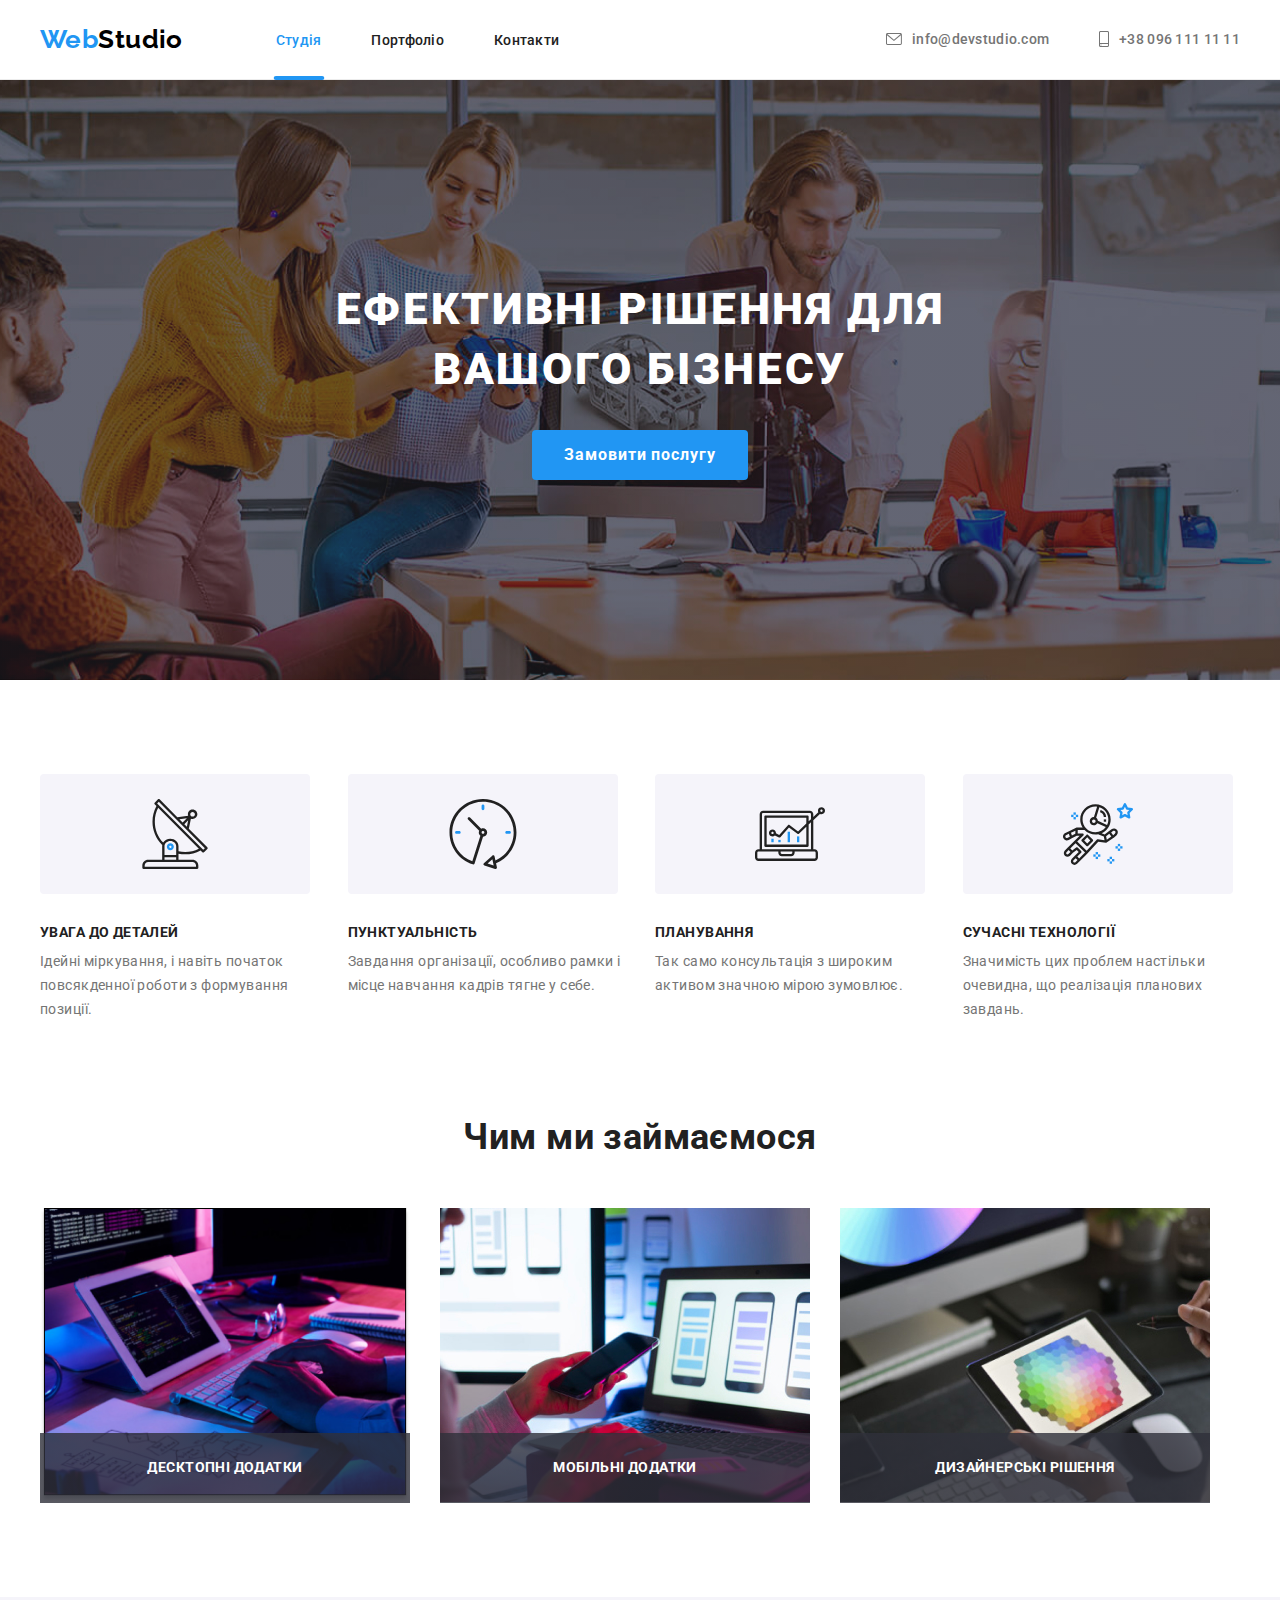
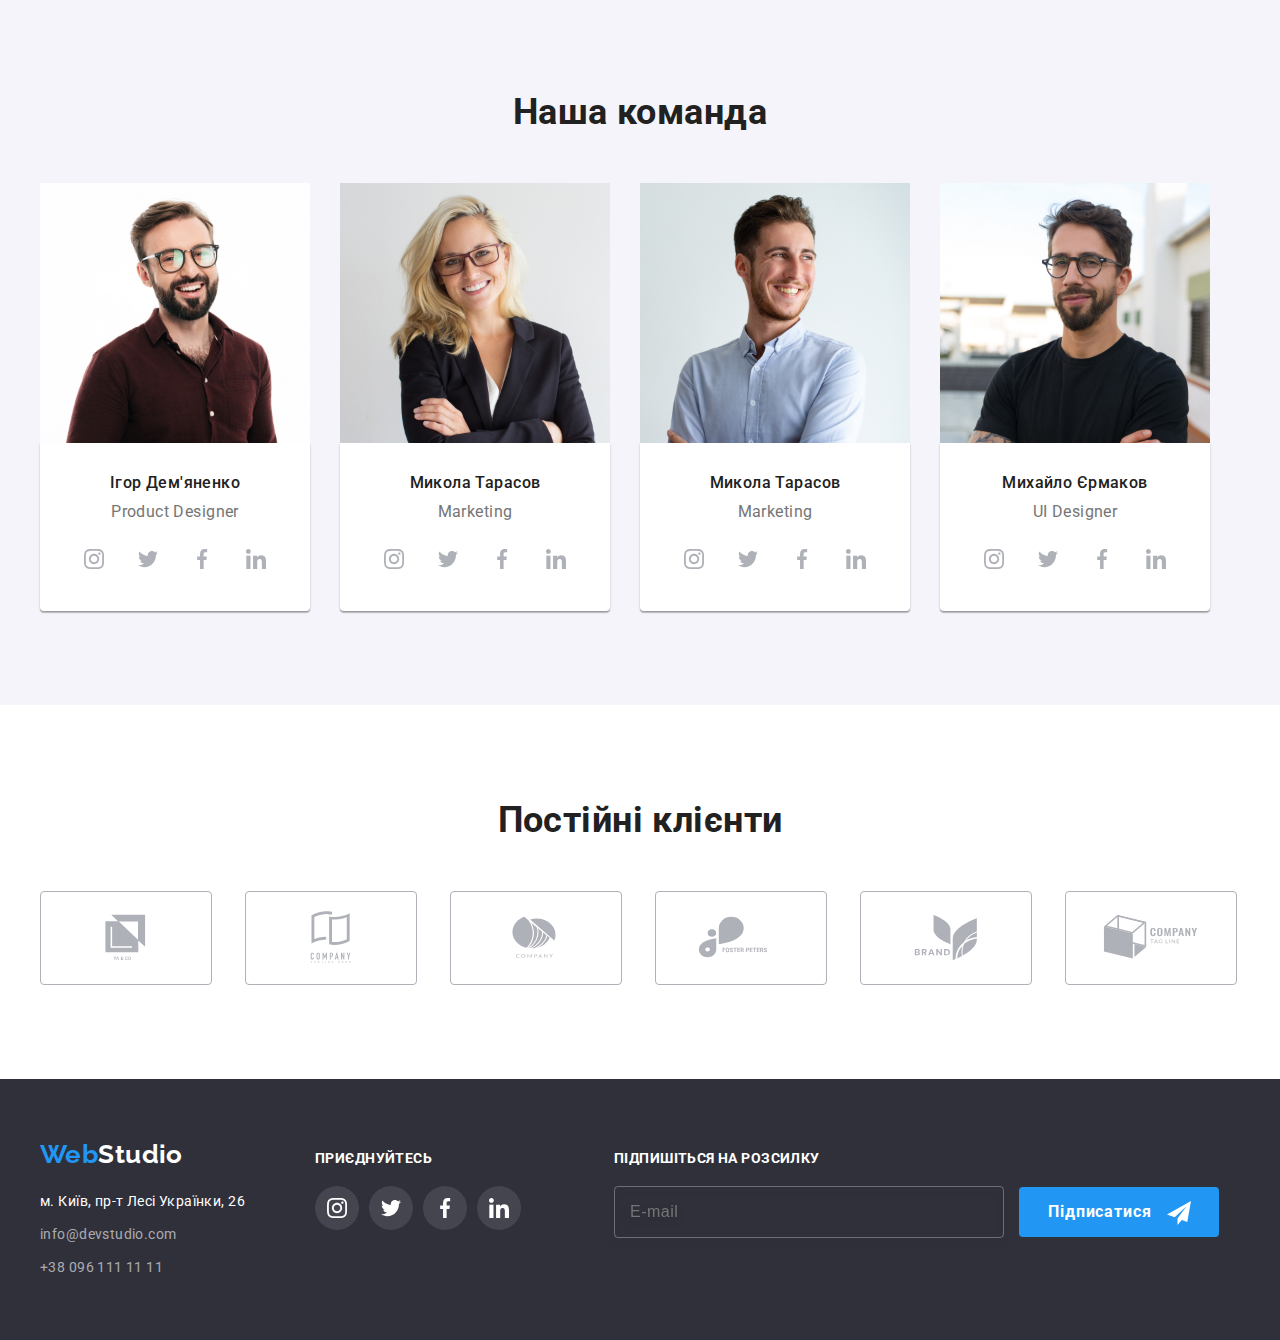
<file: index.html>
<!DOCTYPE html>
<html lang="uk">
	<head>
		<meta charset="UTF-8">
		<meta http-equiv="X-UA-Compatible" content="IE=edge">
		<meta name="viewport" content="width=device-width, initial-scale=1.0">
		<link rel="preconnect" href="https://fonts.googleapis.com">
		<link rel="preconnect" href="https://fonts.gstatic.com" crossorigin>
		<link rel="stylesheet" href="https://cdnjs.cloudflare.com/ajax/libs/modern-normalize/1.1.0/modern-normalize.min.css" integrity="sha512-wpPYUAdjBVSE4KJnH1VR1HeZfpl1ub8YT/NKx4PuQ5NmX2tKuGu6U/JRp5y+Y8XG2tV+wKQpNHVUX03MfMFn9Q==" crossorigin="anonymous" referrerpolicy="no-referrer">
		<link href="https://fonts.googleapis.com/css2?family=Raleway:wght@700&family=Roboto:wght@400;500;700;900&display=swap" rel="stylesheet">
		<link rel="stylesheet" href="./css/styles.css">
		<title>Студія</title>
	</head>
	<body>
		<header class="header">
			<div class="container header-container">
				<a class="logo-header-link" lang="en" href="./index.html">
				<span class="logo-web">Web</span>Studio
				</a>
			<nav class="navigation">
				<ul class="header-nav">
					<li><a class="header-nav-link-curent" href="./index.html">Студія</a></li>
					<li><a class="header-nav-link" href="./portfolio.html">Портфоліо</a></li>
					<li><a class="header-nav-link" href="#">Контакти</a></li>
				</ul>
			</nav>
			<ul class="header-contact">
				<li class="contact-item">
					<a class="contact-link" href="mailto:info@devstudio.com">
						<svg class="contacts-icon" width="16" height="12">
							<use href="./img/icons.svg#icon-envelope"></use>
						</svg>info@devstudio.com
					</a>
				</li>
				<li class="contact-item">
					<a class="contact-link" href="tel:+380961111111">
						<svg class="contacts-icon" width="10" height="16">
							<use href="./img/icons.svg#icon-smartphone"></use>
						</svg>+38 096 111 11 11
					</a>
				</li>
			</ul>
			</div>
		</header>
		<main>
			<section class="hero">
				<div class="container">
					<h1 class="hero-title">Ефективні рішення для вашого бізнесу</h1>
					<button class="button" type="button" data-modal-open>Замовити послугу</button>
				</div>
			</section>
			<section class="features">
				<div class="container">
					<h2 class="hide-title">Наші переваги</h2>
					<ul class="features-list">
						<li class="features-list-item">
							<div class="features-icon">
								<svg width="70" height="70">
									<use href="./img/icons.svg#icon-antenna"></use>
								</svg>
							</div>
							<h3 class="features-title">УВАГА ДО ДЕТАЛЕЙ</h3>
							<p class="features-item">Ідейні міркування, і навіть початок повсякденної роботи з формування позиції.</p>
						</li>
						<li class="features-list-item">
							<div class="features-icon">
								<svg width="70" height="70">
									<use href="./img/icons.svg#icon-clock"></use>
								</svg>
							</div>
							<h3 class="features-title">ПУНКТУАЛЬНІСТЬ</h3>
							<p class="features-item">Завдання організації, особливо рамки і місце навчання кадрів тягне у себе.</p>
						</li>
						<li class="features-list-item">
							<div class="features-icon">
								<svg width="70" height="70">
									<use href="./img/icons.svg#icon-diagram"></use>
								</svg>
							</div>
							<h3 class="features-title">ПЛАНУВАННЯ</h3>
							<p class="features-item">Так само консультація з широким активом значною мірою зумовлює.</p>
						</li>
						<li class="features-list-item">
							<div class="features-icon">
								<svg width="70" height="70">
									<use href="./img/icons.svg#icon-astronaut"></use>
								</svg>
							</div>
							<h3 class="features-title">СУЧАСНІ ТЕХНОЛОГІЇ</h3>
							<p class="features-item">Значимість цих проблем настільки очевидна, що реалізація планових завдань.</p>
						</li>
					</ul>
				</div>
			</section>
			<section class="about">
				<div class="container">
					<h2 class="about-title">Чим ми займаємося</h2>
					<ul class="about-picture">
						<li class="about-picture-title"><img src="./img/desktop_apk.jpg" alt="стоворення десктопних додатків" width="370" height="294">
						<p class="about-picture-text">Десктопні додатки</p></li>
						<li class="about-picture-title"><img src="./img/mobile_apk.jpg" alt="написання мобільних дотатків" width="370" height="294">
						<p class="about-picture-text">Мобільні додатки</p></li>
						<li class="about-picture-title"><img src="./img/design_solutions.jpg" alt="дизайн сайтів" width="370" height="294">
						<p class="about-picture-text">Дизайнерські рішення</p></li>
					</ul>
				</div>
			</section>
			<section class="team-section">
				<div class="container">
					<h2 class="team-title">Наша команда</h2>
					<ul class="team-list">
						<li>
							<img src="./img/igor.jpg" alt="Product Designer" width="270" height="260">
							<div class="team-card">
								<h3 class="team-section-title">Ігор Дем'яненко</h3>
								<p class="team-section-item">Product Designer</p>
								<ul class="team-soc-list">
									<li class="team-soc-item"><a href="#" class="team-soc-link">
										<svg class="team-soc-icon" width="20" height="20">
											<use href="./img/icons.svg#icon-instagram"></use>
										</svg>
									</a></li>
									<li class="team-soc-item"><a href="#" class="team-soc-link">
										<svg class="team-soc-icon" width="20" height="20">
											<use href="./img/icons.svg#icon-twitter"></use>
										</svg>
									</a></li>
									<li class="team-soc-item"><a href="#" class="team-soc-link">
										<svg class="team-soc-icon" width="20" height="20">
											<use href="./img/icons.svg#icon-facebook"></use>
										</svg>
									</a></li>
									<li class="team-soc-item"><a href="#" class="team-soc-link">
										<svg class="team-soc-icon" width="20" height="20">
											<use href="./img/icons.svg#icon-linkedin"></use>
										</svg>
									</a></li>
								</ul>
							</div>
						</li>
						<li>
							<img src="./img/olga.jpg" alt="Frontend Developer" width="270" height="260">
							<div class="team-card">
								<h3 class="team-section-title">Микола Тарасов</h3>
								<p class="team-section-item">Marketing</p>
								<ul class="team-soc-list">
									<li class="team-soc-item"><a href="#" class="team-soc-link">
										<svg class="team-soc-icon" width="20" height="20">
											<use href="./img/icons.svg#icon-instagram"></use>
										</svg>
									</a></li>
									<li class="team-soc-item"><a href="#" class="team-soc-link">
										<svg class="team-soc-icon" width="20" height="20">
											<use href="./img/icons.svg#icon-twitter"></use>
										</svg>
									</a></li>
									<li class="team-soc-item"><a href="#" class="team-soc-link">
										<svg class="team-soc-icon" width="20" height="20">
											<use href="./img/icons.svg#icon-facebook"></use>
										</svg>
									</a></li>
									<li class="team-soc-item"><a href="#" class="team-soc-link">
										<svg class="team-soc-icon" width="20" height="20">
											<use href="./img/icons.svg#icon-linkedin"></use>
										</svg>
									</a></li>
								</ul>
							</div>
						</li>
						<li>
							<img src="./img/mykola.jpg" alt="Marketing" width="270" height="260">
							<div class="team-card">
								<h3 class="team-section-title">Микола Тарасов</h3>
								<p class="team-section-item">Marketing</p>
								<ul class="team-soc-list">
									<li class="team-soc-item"><a href="#" class="team-soc-link">
										<svg class="team-soc-icon" width="20" height="20">
											<use href="./img/icons.svg#icon-instagram"></use>
										</svg>
									</a></li>
									<li class="team-soc-item"><a href="#" class="team-soc-link">
										<svg class="team-soc-icon" width="20" height="20">
											<use href="./img/icons.svg#icon-twitter"></use>
										</svg>
									</a></li>
									<li class="team-soc-item"><a href="#" class="team-soc-link">
										<svg class="team-soc-icon" width="20" height="20">
											<use href="./img/icons.svg#icon-facebook"></use>
										</svg>
									</a></li>
									<li class="team-soc-item"><a href="#" class="team-soc-link">
										<svg class="team-soc-icon" width="20" height="20">
											<use href="./img/icons.svg#icon-linkedin"></use>
										</svg>
									</a></li>
								</ul>
							</div>
						</li>
						<li>
							<img src="./img/myhailo.jpg" alt="UI Designer" width="270" height="260">
							<div class="team-card">
								<h3 class="team-section-title">Михайло Єрмаков</h3>
								<p class="team-section-item">UI Designer</p>
								<ul class="team-soc-list">
									<li class="team-soc-item"><a href="#" class="team-soc-link">
										<svg class="team-soc-icon" width="20" height="20">
											<use href="./img/icons.svg#icon-instagram"></use>
										</svg>
									</a></li>
									<li class="team-soc-item"><a href="#" class="team-soc-link">
										<svg class="team-soc-icon" width="20" height="20">
											<use href="./img/icons.svg#icon-twitter"></use>
										</svg>
									</a></li>
									<li class="team-soc-item"><a href="#" class="team-soc-link">
										<svg class="team-soc-icon" width="20" height="20">
											<use href="./img/icons.svg#icon-facebook"></use>
										</svg>
									</a></li>
									<li class="team-soc-item"><a href="#" class="team-soc-link">
										<svg class="team-soc-icon" width="20" height="20">
											<use href="./img/icons.svg#icon-linkedin"></use>
										</svg>
									</a></li>
								</ul>
							</div>
						</li>
					</ul>
				</div>
			</section>
			<section class="section clients">
				<div class="container">
					<h2 class="about-title">Постійні клієнти</h2>
					<ul class="clients-list">
						<li class="clients-card">
								<a class="clients-link" href="#">
									<svg class="clients-icon" width="106" height="60">
										<use href="./img/icons.svg#icon-company1"></use>
									</svg>
								</a>
						</li>
						<li class="clients-card">
							<a class="clients-link" href="#">
								<svg class="clients-icon" width="106" height="60">
									<use href="./img/icons.svg#icon-company2"></use>
								</svg>
							</a>
						</li>
						<li class="clients-card">
							<a class="clients-link" href="#">
								<svg class="clients-icon" width="106" height="60">
									<use href="./img/icons.svg#icon-company3"></use>
								</svg>
							</a>
						</li>
						<li class="clients-card">
							<a class="clients-link" href="#">
								<svg class="clients-icon" width="106" height="60">
									<use href="./img/icons.svg#icon-company4"></use>
								</svg>
							</a>
						</li>
						<li class="clients-card">
							<a class="clients-link" href="#">
								<svg class="clients-icon" width="106" height="60">
									<use href="./img/icons.svg#icon-company5"></use>
								</svg>
							</a>
						</li>
						<li class="clients-card">
							<a class="clients-link" href="#">
								<svg class="clients-icon" width="106" height="60">
									<use href="./img/icons.svg#icon-company6"></use>
								</svg>
							</a>
						</li>
					</ul>
				</div>
      		</section>
		</main>
		<footer class="footer">
			<div class="container">
				<div>
					<a class="logo-footer-link" lang="en" href="./index.html">
						<span class="logo-web">Web</span>Studio
					</a>
					<address>
						<ul class="footer-contact">
							<li class="footer-contact-item">
								<a class="footer-map-link" href="https://goo.gl/maps/JUyi6N8ueCNqAz8r7" target="_blank" rel="noopener noreferrer">
									м. Київ, пр-т Лесі Українки, 26
								</a>
							</li>
							<li class="footer-contact-item"><a class="footer-contact-link" href="mailto:info@devstudio.com">info@devstudio.com</a></li>
							<li class="footer-contact-item"><a class="footer-contact-link" href="tel:+380961111111">+38 096 111 11 11</a></li>
						</ul>
					</address>
				</div>
				<div class="social-block">
					<span class="social-title">приєднуйтесь</span>
					<ul class="social-list">
						<li class="social-item">
							<a class="social-link" href="#">
								<svg class="social-icon" width="20" height="20">
									<use href="./img/icons.svg#icon-instagram"></use>
								</svg>
							</a>
						</li>
						<li class="social-item">
							<a class="social-link" href="#">
								<svg class="social-icon" width="20" height="20">
									<use href="./img/icons.svg#icon-twitter"></use>
								</svg>
							</a>
						</li>
						<li class="social-item">
							<a class="social-link" href="#">
								<svg class="social-icon" width="20" height="20">
									<use href="./img/icons.svg#icon-facebook"></use>
								</svg>
							</a>
						</li>
						<li class="social-item">
							<a class="social-link" href="#">
								<svg class="social-icon" width="20" height="20">
									<use href="./img/icons.svg#icon-linkedin"></use>
								</svg>
							</a>
						</li>
					</ul>
				</div>
				<div class="subscribe">
					<span class="social-title">Підпишіться на розсилку</span>
					<form>
						<label>
						  <input type="email" class="subscribe-input" name="email" placeholder="E-mail" />
						</label>
						<button class="subscribe-button" type="submit">
						  Підписатися
						  <svg class="icon-send" width="24" height="24">
							<use href="./img/icons.svg#icon-send"></use>
						  </svg>
						</button>
					  </form>
				</div>
			</div>
		</footer>
		<div class="backdrop is-hidden" data-modal>
			<div class="modal">
				<button type="button" class="modal-close" data-modal-close>
					<svg class="icon-close-btn" width="18" height="18">
						<use href="./img/icons.svg#icon-close-btn">
						</use>
					</svg>
				</button>
				<p class="modal-title">Залиште свої дані, ми вам передзвонимо</p>
				<form class="modal-form">
					<label for="user-name" class="input-label">Ім'я</label>
					<div class="input-wrapper">
						<input 
							type="text"
							name="user-name"
							class="modal-input"
							id="user-name"
							required>
						<svg class="modal-icon" width="18" height="18">
							<use href="./img/icons.svg#icon-person"></use>
						</svg>
					</div>
					<label for="user-tel" class="input-label">Телефон</label>
					<div class="input-wrapper">
						<input 
							type="tel" 
							name="user-tel" 
							class="modal-input" 
							id="user-tel" 
							required>
						<svg class="modal-icon" width="18" height="18">
							<use href="./img/icons.svg#icon-phone"></use>
						</svg>
					</div>
					<label for="user-email" class="input-label">Пошта</label>
					<div class="input-wrapper">
						<input 
							type="email"
							name="user-email" 
							class="modal-input" 
							id="user-email">
						<svg class="modal-icon" width="18" height="18">
							<use href="./img/icons.svg#icon-email"></use>
						</svg>	
					</div>
					<label for="user-text" class="input-label">Коментар</label>
					<textarea
							name="user-email" 
							class="modal-comment" 
							placeholder="Введіть текст"
							id="user-text"></textarea>
					<div class="modal-field">
						<input 
							type="checkbox" 
							name="policy" 
							class="modal-check portfolio-title-hiden" 
							id="policy">
						<label for="policy" class="check-text">
							<span>
								<svg class="check-icon" width="16" height="15">
									<use href="./img/icons.svg#icon-check"></use>
								</svg>
							</span>
							Погоджуюся з розсилкою та приймаю &nbsp;<a class="license-terms-link" href="#">Умови договору</a>
						</label>
					</div>
					<button type="submit" class="modal-button">Відправити</button>
				</form>
			</div>
		</div>
		<script src="./js/modal.js"></script>
	</body>
</html>
</file>
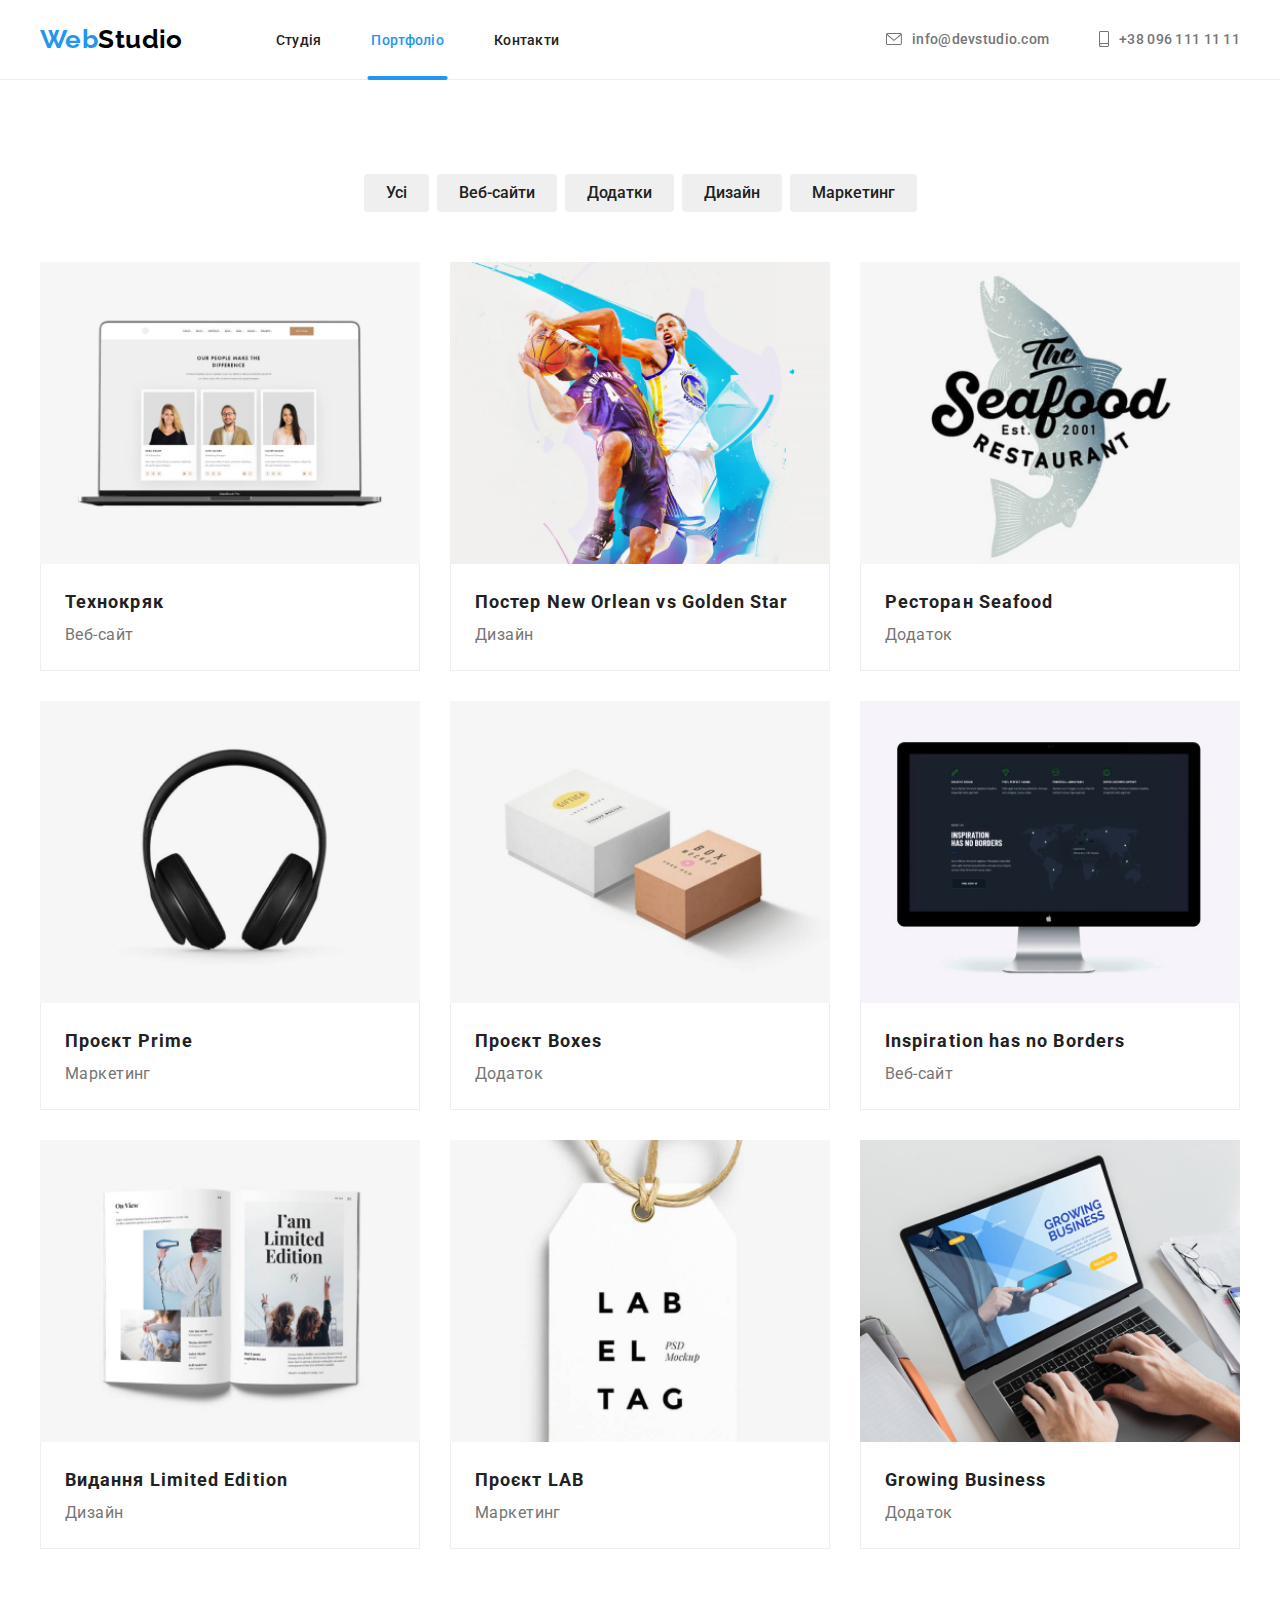
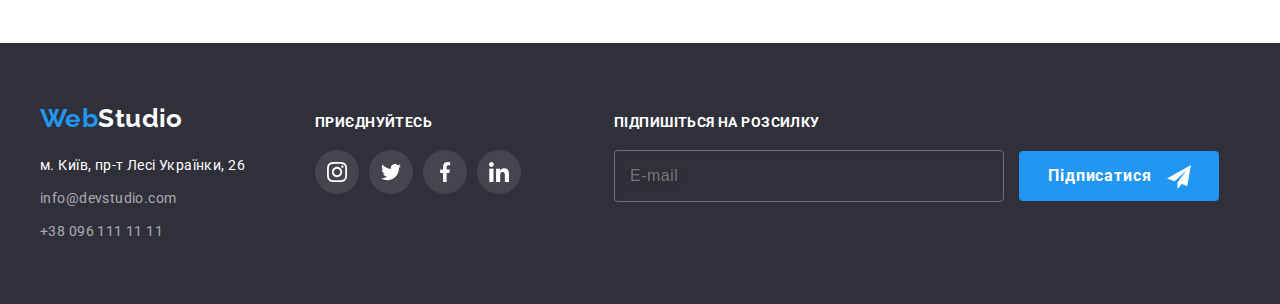
<file: portfolio.html>
<!DOCTYPE html>
<html lang="uk">
	<head>
		<meta charset="UTF-8">
		<meta http-equiv="X-UA-Compatible" content="IE=edge">
		<meta name="viewport" content="width=device-width, initial-scale=1.0">
		<link rel="preconnect" href="https://fonts.googleapis.com">
		<link rel="preconnect" href="https://fonts.gstatic.com" crossorigin>
		<link rel="stylesheet" href="https://cdnjs.cloudflare.com/ajax/libs/modern-normalize/1.1.0/modern-normalize.min.css" integrity="sha512-wpPYUAdjBVSE4KJnH1VR1HeZfpl1ub8YT/NKx4PuQ5NmX2tKuGu6U/JRp5y+Y8XG2tV+wKQpNHVUX03MfMFn9Q==" crossorigin="anonymous" referrerpolicy="no-referrer">
		<link href="https://fonts.googleapis.com/css2?family=Raleway:wght@700&family=Roboto:wght@400;500;700;900&display=swap" rel="stylesheet">
		<link rel="stylesheet" href="./css/styles.css">
		<title>Портфоліо</title>
	</head>
	<body>
		<header class="header">
			<div class="container header-container">
				<a class="logo-header-link" lang="en" href="./index.html">
				<span class="logo-web">Web</span>Studio
				</a>
			<nav class="navigation">
				<ul class="header-nav">
					<li><a class="header-nav-link" href="./index.html">Студія</a></li>
					<li><a class="header-nav-link-curent" href="./portfolio.html">Портфоліо</a></li>
					<li><a class="header-nav-link" href="#">Контакти</a></li>
				</ul>
			</nav>
			<ul class="header-contact">
				<li class="contact-item">
					<a class="contact-link" href="mailto:info@devstudio.com">
						<svg class="contacts-icon" width="16" height="12">
							<use href="./img/icons.svg#icon-envelope"></use>
						</svg>info@devstudio.com
					</a>
				</li>
				<li class="contact-item">
					<a class="contact-link" href="tel:+380961111111">
						<svg class="contacts-icon" width="10" height="16">
							<use href="./img/icons.svg#icon-smartphone"></use>
						</svg>+38 096 111 11 11
					</a>
				</li>
			</ul>
			</div>
		</header>
		<main>
			<section class="portfolio-section">
				<div class="container">
					<h1 class="portfolio-title-hiden">Портфоліо</h1>
					<ul class="portfolio-buttons-list">
						<li><button type="button" class="portfolio-list-button">Усі</button></li>
						<li><button type="button" class="portfolio-list-button">Веб-сайти</button></li>
						<li><button type="button" class="portfolio-list-button">Додатки</button></li>
						<li><button type="button" class="portfolio-list-button">Дизайн</button></li>
						<li><button type="button" class="portfolio-list-button">Маркетинг</button></li>
					</ul>
					<h2 class="portfolio-title-hiden">Приклади робіт</h2>
					<ul class="portfolio-examples">
						<li class="portfolio-examples-list">
							<a class="portfolio-links" href="#">
								<div class="portfolio-top-wrap">
									<img src="./img/technocrack.jpg" alt="Веб сайт Технокряк" width="370" height="294">
									<p class="portfolio-top-text">
										Ресурс пропонує комплексні пропозиції з різним рівнем функціоналу та сервісів. Все це дозволить відвідувачу отримати вичерпні
										відомості про компанію чи приватну особу.
									</p>
								</div>
								<div class="portfolio-card">
									<h3 class="portfolio-card-title">Технокряк</h3>
									<p class="portfolio-card-item">Веб-сайт</p>
								</div>
							</a>
						</li>
						<li class="portfolio-examples-list">
							<a class="portfolio-links" href="#">
								<div class="portfolio-top-wrap">
									<img src="./img/poster-new-orlean.jpg" alt="Постер New Orlean vs Golden Star" width="370" height="294">
									<p class="portfolio-top-text">
										Ресурс пропонує комплексні пропозиції з різним рівнем функціоналу та сервісів. Все це дозволить відвідувачу отримати вичерпні
										відомості про компанію чи приватну особу.
									</p>
								</div>
								<div class="portfolio-card">
									<h3 class="portfolio-card-title">Постер New Orlean vs Golden Star</h3>
									<p class="portfolio-card-item">Дизайн</p>
								</div>
							</a>
						</li>
						<li class="portfolio-examples-list">
							<a class="portfolio-links" href="#">
								<div class="portfolio-top-wrap">
									<img src="./img/rest-seafood.jpg" alt="Логотип ресторану Seafood" width="370" height="294">
									<p class="portfolio-top-text">
										Ресурс пропонує комплексні пропозиції з різним рівнем функціоналу та сервісів. Все це дозволить відвідувачу отримати вичерпні
										відомості про компанію чи приватну особу.
									</p>
								</div>
								<div class="portfolio-card">
									<h3 class="portfolio-card-title">Ресторан Seafood</h3>
									<p class="portfolio-card-item">Додаток</p>
								</div>
							</a>
						</li>
						<li class="portfolio-examples-list">
							<a class="portfolio-links" href="#">
								<div class="portfolio-top-wrap">
									<img src="./img/project-prime.jpg" alt="Проєкт Prime" width="370" height="294">
									<p class="portfolio-top-text">
										Ресурс пропонує комплексні пропозиції з різним рівнем функціоналу та сервісів. Все це дозволить відвідувачу отримати вичерпні
										відомості про компанію чи приватну особу.
									</p>
								</div>
								<div class="portfolio-card">
									<h3 class="portfolio-card-title">Проєкт Prime</h3>
									<p class="portfolio-card-item">Маркетинг</p>
								</div>
							</a>
						</li>
						<li class="portfolio-examples-list">
							<a class="portfolio-links" href="#">
								<div class="portfolio-top-wrap">
									<img src="./img/project-boxes.jpg" alt="Картонні коробки" width="370" height="294">
									<p class="portfolio-top-text">
										Ресурс пропонує комплексні пропозиції з різним рівнем функціоналу та сервісів. Все це дозволить відвідувачу отримати вичерпні
										відомості про компанію чи приватну особу.
									</p>
								</div>
								<div class="portfolio-card">
									<h3 class="portfolio-card-title">Проєкт Boxes</h3>
									<p class="portfolio-card-item">Додаток</p>
								</div>
							</a>
						</li>
						<li class="portfolio-examples-list">
							<a class="portfolio-links" href="#">
								<div class="portfolio-top-wrap">
									<img src="./img/inspirations.jpg" alt="Надхнення немає меж" width="370" height="294">
									<p class="portfolio-top-text">
										Ресурс пропонує комплексні пропозиції з різним рівнем функціоналу та сервісів. Все це дозволить відвідувачу отримати вичерпні
										відомості про компанію чи приватну особу.
									</p>
								</div>
								<div class="portfolio-card">
									<h3 class="portfolio-card-title">Inspiration has no Borders</h3>
									<p class="portfolio-card-item">Веб-сайт</p>
								</div>
							</a>
						</li>
						<li class="portfolio-examples-list">
							<a class="portfolio-links" href="#">
								<div class="portfolio-top-wrap">
									<img src="./img/publication-limited-edition.jpg" alt="Видання Limited Edition" width="370" height="294">
									<p class="portfolio-top-text">
										Ресурс пропонує комплексні пропозиції з різним рівнем функціоналу та сервісів. Все це дозволить відвідувачу отримати вичерпні
										відомості про компанію чи приватну особу.
									</p>
								</div>
								<div class="portfolio-card">
									<h3 class="portfolio-card-title">Видання Limited Edition</h3>
									<p class="portfolio-card-item">Дизайн</p>
								</div>
							</a>
						</li>
						<li class="portfolio-examples-list">
							<a class="portfolio-links" href="#">
								<div class="portfolio-top-wrap">
									<img src="./img/project-lab.jpg" alt="Проєкт LAB" width="370" height="294">
									<p class="portfolio-top-text">
										Ресурс пропонує комплексні пропозиції з різним рівнем функціоналу та сервісів. Все це дозволить відвідувачу отримати вичерпні
										відомості про компанію чи приватну особу.
									</p>
								</div>
								<div class="portfolio-card">
									<h3 class="portfolio-card-title">Проєкт LAB</h3>
									<p class="portfolio-card-item">Маркетинг</p>
								</div>
							</a>
						</li>
						<li class="portfolio-examples-list">
							<a class="portfolio-links" href="#">
								<div class="portfolio-top-wrap">
									<img src="./img/growing-business-apk.jpg" alt="Програма для маштабуання бізнесу" width="370" height="294">
									<p class="portfolio-top-text">
										Ресурс пропонує комплексні пропозиції з різним рівнем функціоналу та сервісів. Все це дозволить відвідувачу отримати вичерпні
										відомості про компанію чи приватну особу.
									</p>
								</div>
								<div class="portfolio-card">
									<h3 class="portfolio-card-title">Growing Business</h3>
									<p class="portfolio-card-item">Додаток</p>
								</div>
							</a>
						</li>
					</ul>
				</div>
			</section>
		</main>
		<footer class="footer">
			<div class="container">
				<div>
					<a class="logo-footer-link" lang="en" href="./index.html">
						<span class="logo-web">Web</span>Studio
					</a>
					<address>
						<ul class="footer-contact">
							<li class="footer-contact-item">
								<a class="footer-map-link" href="https://goo.gl/maps/JUyi6N8ueCNqAz8r7" target="_blank"
									rel="noopener noreferrer">
									м. Київ, пр-т Лесі Українки, 26
								</a>
							</li>
							<li class="footer-contact-item"><a class="footer-contact-link"
									href="mailto:info@devstudio.com">info@devstudio.com</a></li>
							<li class="footer-contact-item"><a class="footer-contact-link" href="tel:+380961111111">+38 096 111
									11 11</a></li>
						</ul>
					</address>
				</div>
				<div class="social-block">
					<span class="social-title">приєднуйтесь</span>
					<ul class="social-list">
						<li class="social-item">
							<a class="social-link" href="#">
								<svg class="social-icon" width="20" height="20">
									<use href="./img/icons.svg#icon-instagram"></use>
								</svg>
							</a>
						</li>
						<li class="social-item">
							<a class="social-link" href="#">
								<svg class="social-icon" width="20" height="20">
									<use href="./img/icons.svg#icon-twitter"></use>
								</svg>
							</a>
						</li>
						<li class="social-item">
							<a class="social-link" href="#">
								<svg class="social-icon" width="20" height="20">
									<use href="./img/icons.svg#icon-facebook"></use>
								</svg>
							</a>
						</li>
						<li class="social-item">
							<a class="social-link" href="#">
								<svg class="social-icon" width="20" height="20">
									<use href="./img/icons.svg#icon-linkedin"></use>
								</svg>
							</a>
						</li>
					</ul>
				</div>
				<div class="subscribe">
					<span class="social-title">Підпишіться на розсилку</span>
					<form>
						<label>
						  <input type="email" class="subscribe-input" name="email" placeholder="E-mail" />
						</label>
						<button class="subscribe-button" type="submit">
						  Підписатися
						  <svg class="icon-send" width="24" height="24">
							<use href="./img/icons.svg#icon-send"></use>
						  </svg>
						</button>
					  </form>
				</div>
			</div>
		</footer>
	</body>
</html>
</file>
<file: css/styles.css>
:root {
	--color-link-blue: #2196f3;
	--color-letter-gray: #757575;
	--color-text-black: #212121;
	--color-background: #2f303a;
	--color-white: #ffffff;
	--color-black: #000000;
	--color-border: #eeeeee;
	--butn-backgrnd-color: #188ce8;
	--our-team-backgrnd: #f5f4fa;
	--icon-color-gray: #AFB1B8;
	--icon-bg-active: #2196f3;
	--icon-color-white: #ffffff;
	--main-trans-func: cubic-bezier(0.4, 0, 0.2, 1);
}

ul {
	list-style: none;
	padding: 0;
	margin: 0;
}

h1,
h2,
h3,
h4,
h5,
h6,
p {
	list-style: none;
	margin: 0;
	padding: 0;
}

img {
	display: block;
	min-width: 100%;
	height: auto;
}

body {
	font-family: "Roboto", sans-serif;
	font-style: normal;
	font-weight: 400;
	font-size: 14px;
	letter-spacing: 0.03em;
	color: var(--color-text-black);
	background-color: var(--color-white);
	margin: 0;
}

section {
	padding-top: 94px;
	padding-bottom: 94px;
}

/*------------header------------------*/
.container {
	width: 1200px;
	padding-left: 15px;
	padding-right: 15px;
	margin: 0 auto;
	/* outline: 2px solid red; */
}

.header {
	padding-top: 24px;
	padding-bottom: 24px;
	border-bottom: 1px solid #ececec;
}

.header-container {
	display: flex;
	align-items: center;
}

.logo-header-link {
	text-decoration: none;
	margin-right: 93px;
	font-family: "Raleway";
	font-weight: 700;
	font-size: 26px;
	line-height: 1.1923;
	color: var(--color-black);
	transition: text-shadow 250ms var(--main-trans-func);
}

.logo-header-link:hover,
.logo-header-link:focus {
	text-shadow: 0px 4px 4px rgba(0, 0, 0, 0.25);
}

.logo-web {
	font-family: "Raleway";
	font-weight: 700;
	font-size: 26px;
	line-height: 1.1923;
	color: var(--color-link-blue);
}

.navigation {
	margin-right: auto;
}

.header-nav {
	font-weight: 500;
	font-size: 14px;
	line-height: 1.1428;
	letter-spacing: 0.02em;
	color: var(--color-text-black);
	list-style: none;
	display: flex;
	gap: 50px;
}

.header-nav-link-curent {
	padding: 32px 0;
	position: relative;
	color: var(--color-link-blue);
	text-decoration: none;
}

.header-nav-link {
	color: var(--color-text-black);
	text-decoration: none;
	display: inline-block;
	transition: color 250ms cubic-bezier(0.4, 0, 0.2, 1);
}

.header-nav-link-curent::after {
	position: absolute;
	bottom: 0;
	transition: 250ms var(--main-trans-func);
	display: block;
	content: "";
	width: 100%;
	transform: scaleX(1.1);
	height: 4px;
	border-radius: 2px;
	background-color: var(--color-link-blue);
}

.header-nav-link:hover,
.header-nav-link:focus {
	color: var(--color-link-blue);
}

.header-contact {
	list-style: none;
	display: flex;
	gap: 50px;
	margin-left: auto;
}

.contact-link {
	display: flex;
	align-items: center;
	font-weight: 500;
	font-size: 14px;
	line-height: 1.1428;
	letter-spacing: 0.02em;
	color: var(--color-letter-gray);
	text-decoration: none;
	transition: color 250ms cubic-bezier(0.4, 0, 0.2, 1);
}

.contact-link:hover,
.contact-link:focus {
	color: var(--color-link-blue);
}

.contacts-icon {
	fill: currentColor;
	margin-right: 10px;
}
/*------------main------------------*/

.hide-title {
	position: absolute;
	width: 1px;
	height: 1px;
	margin: -1px;
	border: 0;
	padding: 0;
	white-space: nowrap;
	clip-path: inset(100%);
	clip: rect(0 0 0 0);
	overflow: hidden;
}

.hero {
	max-width: 1600px;
	margin: 0 auto;
  	padding-top: 200px;
	padding-bottom: 200px;
	background-image: linear-gradient(rgba(47, 48, 58, 0.4), rgba(47, 48, 58, 0.4)), url(../img/hero.jpg);
	background-repeat: no-repeat;
	background-size: cover;
	background-position: center;
}

.hero-title {
	font-weight: 900;
	font-size: 44px;
	width: 696px;
	line-height: 1.36;
	text-align: center;
	letter-spacing: 0.06em;
	text-transform: uppercase;
	color: var(--color-white);
	margin: 0 auto;
	margin-bottom: 30px;
}

.button {
	min-width: 216px;
	height: 50px;
	background-color: var(--color-link-blue);
	font-family: inherit;
	font-size: 16px;
	font-weight: 700;
	line-height: 1.875;
	display: block;
	letter-spacing: 0.06em;
	color: var(--color-white);
	border-radius: 4px;
	border: none;
	cursor: pointer;
	margin: 0 auto;
	transition:
		box-shadow 250ms cubic-bezier(0.4, 0, 0.2, 1),
	    background-color 250ms cubic-bezier(0.4, 0, 0.2, 1);
}

.button:hover,
.button:focus {
	background-color: var(--butn-backgrnd-color);
	box-shadow: 0px 4px 4px rgba(0, 0, 0, 0.15);
}

.button:active {
	background-color: var(--butn-backgrnd-color);
}

.features {
	padding-bottom: 0;
}

.features-list {
	list-style: none;
	display: flex;
	gap: 30px;
}

.features-icon {
	display: flex;
	justify-content: center;
	align-items: center;
	width: 270px;
	height: 120px;
	margin-bottom: 30px;
	background-color: var(--our-team-backgrnd);
	border-radius: 4px;
  }

.features-list-item {
	flex-basis: calc((100% - 90px) / 4);
}

.features-title {
	font-size: 14px;
	line-height: 1.1428;
	text-transform: uppercase;
	color: var(--color-text-black);
	margin-bottom: 10px;
}

.features-item {
	font-size: 14px;
	line-height: 1.7142;
	color: var(--color-letter-gray);
}

/*.about {

}
*/

.about-title {
	margin-bottom: 50px;
	font-size: 36px;
	line-height: 1.1666;
	text-align: center;
	color: var(--color-text-black);
}

.about-picture {
	margin-top: 50px;
	list-style: none;
	display: flex;
	gap: 30px;
}

.about-picture-title {
	flex-basis: calc((100% - 90px) / 4);
	position: relative;
}

.about-picture-text {
	position: absolute;
    height: 70px;
    width: 100%;
    bottom: 0;
    left: 0;
    background-image: linear-gradient( rgba(47, 48, 58, 0.8), rgba(47, 48, 58, 0.8) );
    display: flex;
    align-items: center;
    justify-content: center;
    font-weight: 700;
    line-height: 1.14;
    text-align: center;
    text-transform: uppercase;
    color: var(--color-white);
}

.team-section {
	background-color: var(--our-team-backgrnd);
}

.team-title {
	font-size: 36px;
	line-height: 1.1666;
	text-align: center;
	color: var(--color-text-black);
	margin-bottom: 50px;
}

.team-list {
	list-style: none;
	display: flex;
	gap: 30px;
	/* filter: drop-shadow(0px 4px 4px rgba(0, 0, 0, 0.25)); */
}

.team-card {
	background-color: var(--color-white);
	box-shadow: 0px 1px 3px rgba(0, 0, 0, 0.12), 0px 1px 1px rgba(0, 0, 0, 0.14), 0px 2px 1px rgba(0, 0, 0, 0.2);
	border-radius: 0px 0px 4px 4px;
	padding: 30px 0;
}

.team-section-title {
	font-weight: 500;
	font-size: 16px;
	line-height: 1.1875;
	text-align: center;
	color: var(--color-text-black);
	margin-bottom: 10px;
}

.team-section-item {
	font-style: normal;
	font-weight: 400;
	font-size: 16px;
	line-height: 1.1875;
	text-align: center;
	color: var(--color-letter-gray);
	margin-bottom: 16px;
}

.team-soc-list {
	display: flex;
	justify-content: center;
	gap: 10px;
}
.team-soc-item {
	width: 44px;
	height: 44px;
}
.team-soc-link {
	width: 100%;
	height: 100%;
	display: flex;
	align-items: center;
	justify-content: center;
	border-radius: 50%;
	color: var(--icon-color-gray);
	transition: 	
		background-color 250ms cubic-bezier(0.4, 0, 0.2, 1),
		color 250ms cubic-bezier(0.4, 0, 0.2, 1);
}

.team-soc-icon {
	fill: currentColor;
}

.team-soc-link:hover,
.team-soc-link:focus {
	background-color: var(--icon-bg-active);
	color: var(--icon-color-white);
}

/* ____________________Client section__________________ */

.clients-list {
	display: flex;
	gap: 30px;
}
.clients-card {
	width: calc((100% - 150px) / 6);
}
.clients-link {
	display: flex;
	justify-content: center;
	align-items: center;
	width: 170px;
	height: 92px;
	border: 1px solid var(--icon-color-gray);
	border-radius: 4px;
	fill: var(--icon-color-gray);
	transition: 
		fill 250ms cubic-bezier(0.4, 0, 0.2, 1),
		border 250ms cubic-bezier(0.4, 0, 0.2, 1);
}

.clients-link:hover,
.clients-link:focus {
  border: 1px solid var(--icon-bg-active);
  fill: var(--icon-bg-active);
}

/*----------------footer------------------*/

.footer {
	background-color: var(--color-background);
	padding-top: 60px;
	padding-bottom: 60px;
}

footer .container {
	display: flex; 
	align-items: baseline;
}

.logo-footer-link {
	text-decoration: none;
	font-family: "Raleway";
	font-weight: 700;
	font-style: normal;
	font-size: 26px;
	line-height: 1.1923;
	color: var(--color-white);
	transition: text-shadow 250ms var(--main-trans-func);
}

.logo-footer-link:hover,
.logo-footer-link:focus {
	text-shadow: 0px 4px 4px rgb(0, 0, 0);
}

.footer address {
	margin-top: 20px;
}

.footer-contact {
	list-style: none;
}

.footer-contact-item:not(:last-child) {
	margin-bottom: 9px;
}

.footer-map-link {
	font-family: "Roboto";
	font-style: normal;
	font-weight: 400;
	font-size: 14px;
	line-height: 1.7142;
	color: var(--color-white);
	text-decoration: none;
	transition: color 250ms cubic-bezier(0.4, 0, 0.2, 1);
}

.footer-map-link:hover,
.footer-map-link:focus {
	color: var(--color-link-blue);
}

.footer-contact-link {
	font-family: "Roboto";
	font-style: normal;
	font-weight: 400;
	font-size: 14px;
	line-height: 1.7142;
	color: rgba(255, 255, 255, 0.6);
	text-decoration: none;
	transition: color 250ms cubic-bezier(0.4, 0, 0.2, 1);
}

.footer-contact-link:hover,
.footer-contact-link:focus {
	color: var(--color-link-blue);
}

.social-block {
	padding-left: 70px;
}

.social-title {
	display: block;
	font-weight: 700;
	font-size: 14px;
	line-height: 16px;
	letter-spacing: 0.03em;
	text-transform: uppercase;
	color: var(--color-white);
	margin-bottom: 20px;
}

.social-list {
	min-width: 206px;
	display: flex;
	justify-content: center;
	gap: 10px;
}

.social-item {
	width: 44px;
	height: 44px;
}

.social-link {
	width: 100%;
	height: 100%;
	display: flex;
	align-items: center;
	justify-content: center;
	border-radius: 50%;
	background: rgba(255, 255, 255, 0.1);
	transition: 
		background-color 250ms cubic-bezier(0.4, 0, 0.2, 1),
		border-radius 250ms cubic-bezier(0.4, 0, 0.2, 1); 
}

.social-icon {
	fill: var(--color-white);
}

.social-link:hover,
.social-link:focus {
	border-radius: 50%;
	background: var(--icon-bg-active);
}

.subscribe-input {
	outline: none;
	padding: 15px;
    min-width: 358px;
    font-size: 16px;
    line-height: 1.25;
    letter-spacing: 0.03em;
    color: rgba(255, 255, 255, 0.6);
    background-color: transparent;
    border: 1px solid rgba(255, 255, 255, 0.3);
    filter: drop-shadow(0px 4px 4px rgba(0, 0, 0, 0.15));
    border-radius: 4px;
	transition: border 250ms cubic-bezier(0.4, 0, 0.2, 1);
}

.subscribe-input:focus {
	border: 1px solid var(--color-link-blue); 
}

.subscribe {
	padding-left: 93px;
}

.subscribe-button {
	display: inline-block;
    min-width: 200px;
    min-height: 50px;
    border: none;
    border-radius: 4px;
    padding: 10px 5px;
    margin-left: 12px;
    font-family: inherit;
    font-weight: 700;
    font-size: 16px;
    line-height: 1.88;
    letter-spacing: 0.06em;
    cursor: pointer;
    background-color: var(--icon-bg-active);
    color: var(--color-white);
    fill: var(--color-white);
   	transition:
		box-shadow 250ms cubic-bezier(0.4, 0, 0.2, 1),
	    background-color 250ms cubic-bezier(0.4, 0, 0.2, 1);
}

.subscribe-button:hover,
.subscribe-button:focus {
	background-color: var(--butn-backgrnd-color);
	box-shadow: 0px 4px 4px rgba(0, 0, 0, 0.15)
}

.icon-send {
	vertical-align: middle;
	margin-left: 10px;
}

/*------------Portfolio------------------*/

/*.portfolio-section {
}
*/

.portfolio-title-hiden {
	border: 0;
	clip: rect(1px, 1px, 1px, 1px);
	-webkit-clip-path: inset(50%);
	clip-path: inset(50%);
	height: 1px;
	margin: -1px;
	overflow: hidden;
	padding: 0;
	position: absolute;
	width: 1px;
	word-wrap: normal;
}
.portfolio-buttons-list {
	list-style: none;
	display: flex;
	margin-bottom: 50px;
	justify-content: center;
	gap: 8px;
}

.portfolio-list-button {
	font-family: inherit;
	font-weight: 500;
	font-size: 16px;
	line-height: 1.625;
	border-radius: 4px;
	color: var(--color-text-black);
	text-align: center;
	border: none;
	cursor: pointer;
	padding: 6px 22px;
	transition: 
		background-color 250ms cubic-bezier(0.4, 0, 0.2, 1),
		color 250ms cubic-bezier(0.4, 0, 0.2, 1),
		box-shadow 250ms cubic-bezier(0.4, 0, 0.2, 1);
}

.portfolio-list-button:active {
	background: var(--color-link-blue);
	box-shadow: 0px 3px 1px rgba(0, 0, 0, 0.1), 0px 1px 2px rgba(0, 0, 0, 0.08), 0px 2px 2px rgba(0, 0, 0, 0.12);
	border-radius: 4px;
}
.portfolio-list-button:hover,
.portfolio-list-button:focus {
	background-color: var(--color-link-blue);
	box-shadow: 0px 3px 1px rgba(0, 0, 0, 0.1), 0px 1px 2px rgba(0, 0, 0, 0.08), 0px 2px 2px rgba(0, 0, 0, 0.12);
	color: var(--color-white);
}

.portfolio-examples {
	list-style: none;
	display: flex;
	flex-wrap: wrap;
	gap: 30px;
}

.portfolio-examples-list {
	flex-basis: calc((100% - 60px) / 3);
}

.portfolio-links:hover .portfolio-top-text {
	transform: translateY(0);
}

.portfolio-top-wrap {
	position: relative;
	overflow: hidden;
}

.portfolio-top-text {
	position: absolute;
	background-color: rgba(33, 150, 243, 0.9);
	color: var(--color-white);
	top: 0;
	padding: 63px 24px;
	height: 100%;
	font-size: 18px;
	line-height: 1.55;
	transform: translateY(100%);
	transition: transform 250ms linear;
	overflow: auto;
}

.portfolio-links {
	text-decoration: none;
	display: block;
	transition: box-shadow 250ms cubic-bezier(0.4, 0, 0.2, 1);
}
.portfolio-links:hover,
.portfolio-links:focus {
	box-shadow: 0px 1px 1px rgba(0, 0, 0, 0.12), 0px 4px 4px rgba(0, 0, 0, 0.06), 1px 4px 6px rgba(0, 0, 0, 0.16);
}

.portfolio-card {
	background-color: var(--color-white);
	padding: 20px 24px;
	border: 1px solid var(--color-border);
	border-top: 0;
}

.portfolio-card-title {
	font-size: 18px;
	line-height: 2;
	letter-spacing: 0.06em;
	color: var(--color-text-black);
}

.portfolio-card-item {
	font-size: 16px;
	line-height: 1.875;
	color: var(--color-letter-gray);
}

/*------------Modal window------------------*/

.backdrop {
	position: fixed;
	top: 0;
	width: 100%;
	height: 100%;
	background-color: rgba(0, 0, 0, 0.1);
	transition: opacity 250ms cubic-bezier(0.4, 0, 0.2, 1), visibility 250ms cubic-bezier(0.4, 0, 0.2, 1);
}

.modal {
	position: absolute;
	width: 528px;
	min-height: 581px;
	background-color: var(--color-white);
	border-radius: 4px;
	box-shadow: 0px 1px 3px rgba(0, 0, 0, 0.12), 0px 1px 1px rgba(0, 0, 0, 0.14), 0px 2px 1px rgba(0, 0, 0, 0.2);
	top: 50%;
	left: 50%;
	opacity: 1;
	transform: translate(-50%, -50%) scale(1);
	transition: transform 300ms linear;
	padding: 40px;
}

.backdrop.is-hidden .modal {
	transform: translate(-50%, -50%) scale(0.4);
}

.modal-close {
	position: absolute;
	top: 8px;
	right: 8px;
	display: flex;
	justify-content: center;
	align-items: center;
	width: 30px;
	height: 30px;
	padding: 0;
  	background-color: var(--color-white);
	border: 1px solid rgba(0, 0, 0, 0.1);
	border-radius: 50%;
	cursor: pointer;
	transition: 
		fill 250ms cubic-bezier(0.4, 0, 0.2, 1);		
}

.icon-close-btn {
	fill: inherit;
}

.modal-close:hover, 
.modal-close:focus {
	fill: var(--icon-bg-active);

}
.is-hidden {
	opacity: 0;
	visibility: hidden;
	pointer-events: none;
}

.modal-title {
	font-size: 20px;
	font-weight: 700;
	line-height: 1.15;
	text-align: center;
	color: var(--color-text-black);
	margin-bottom: 12px;
}

.input-wrapper {
	position: relative;
	margin-bottom: 10px;
}

.modal-input {
	outline: none;
	width: 100%;
	height: 40px;
	border: 1px solid rgba(33, 33, 33, 0.2);
	border-radius: 4px;
	background-color: transparent;
	padding-left: 42px;
	padding-right: 12px;
	font-size: 12px;
	line-height: 1.1666;
	letter-spacing: 0.01em;
	transition: border 250ms cubic-bezier(0.4, 0, 0.2, 1);
}

.modal-icon {
	position: absolute;
	left: 12px;
	top: 50%;
	transform: translateY(-50%);
	transition: fill 250ms cubic-bezier(0.4, 0, 0.2, 1);
}

.modal-input:focus {
	border: 1px solid var(--color-link-blue);
}

.modal-input:focus + .modal-icon {
	fill: var(--color-link-blue);
}

.modal-comment {
	outline: none;
	width: 100%;
	height: 120px;
	font-weight: 400;
	font-size: 12px;
	line-height: 1.666;
	letter-spacing: 0.01em;
	border: 1px solid rgba(33, 33, 33, 0.2);
	border-radius: 4px;
	resize: none;
	padding: 12px 16px;
	margin-bottom: 20px;
	transition: border 250ms cubic-bezier(0.4, 0, 0.2, 1);
}

.modal-comment:focus {
	border: 1px solid var(--color-link-blue);
}

.input-label {
	position: relative;
	display: block;
	font-weight: 400;
	font-size: 12px;
	line-height: 1.1666;
	letter-spacing: 0.01em;
	margin-bottom: 4px;
	color: var(--color-letter-gray);
}

.modal-input::placeholder {
	color: var(--color-link-blue)
}

.modal-button {
	min-width: 200px;
	height: 50px;
	background-color: var(--color-link-blue);
	font-family: inherit;
	font-size: 16px;
	font-weight: 700;
	line-height: 1.875;
	display: block;
	letter-spacing: 0.06em;
	color: var(--color-white);
	border-radius: 4px;
	border: none;
	cursor: pointer;
	margin: 30px auto 0px;
	transition:
		box-shadow 250ms cubic-bezier(0.4, 0, 0.2, 1),
	    background-color 250ms cubic-bezier(0.4, 0, 0.2, 1);
}

.check-text span {
	width: 16px;
	height: 15px;
	border: 2px solid #303030;
	border-radius: 2px;
	margin-right: 7px;
	display: flex;
	align-items: center;
	justify-content: center;
	fill: transparent;
	transition: 
		border 250ms cubic-bezier(0.4, 0, 0.2, 1),
		background-color 250ms cubic-bezier(0.4, 0, 0.2, 1),
		fill 250ms cubic-bezier(0.4, 0, 0.2, 1);
}

.check-text {
	display: flex;
	justify-content: center;
	align-items: center;
	font-weight: 400;
	font-size: 14px;
	line-height: 1.71;
	color: var(--color-letter-gray);
}

.modal-check:checked + .check-text span {
	background-color: var(--icon-bg-active);
	border: 2px solid transparent;
	fill: #ffffff;
}

.license-terms-link {
	text-decoration-line: underline;
    color: var(--color-link-blue);
}

.modal-button:hover,
.modal-button:focus {
	background-color: var(--butn-backgrnd-color);
	box-shadow: 0px 4px 4px rgba(0, 0, 0, 0.15);
}
</file>
